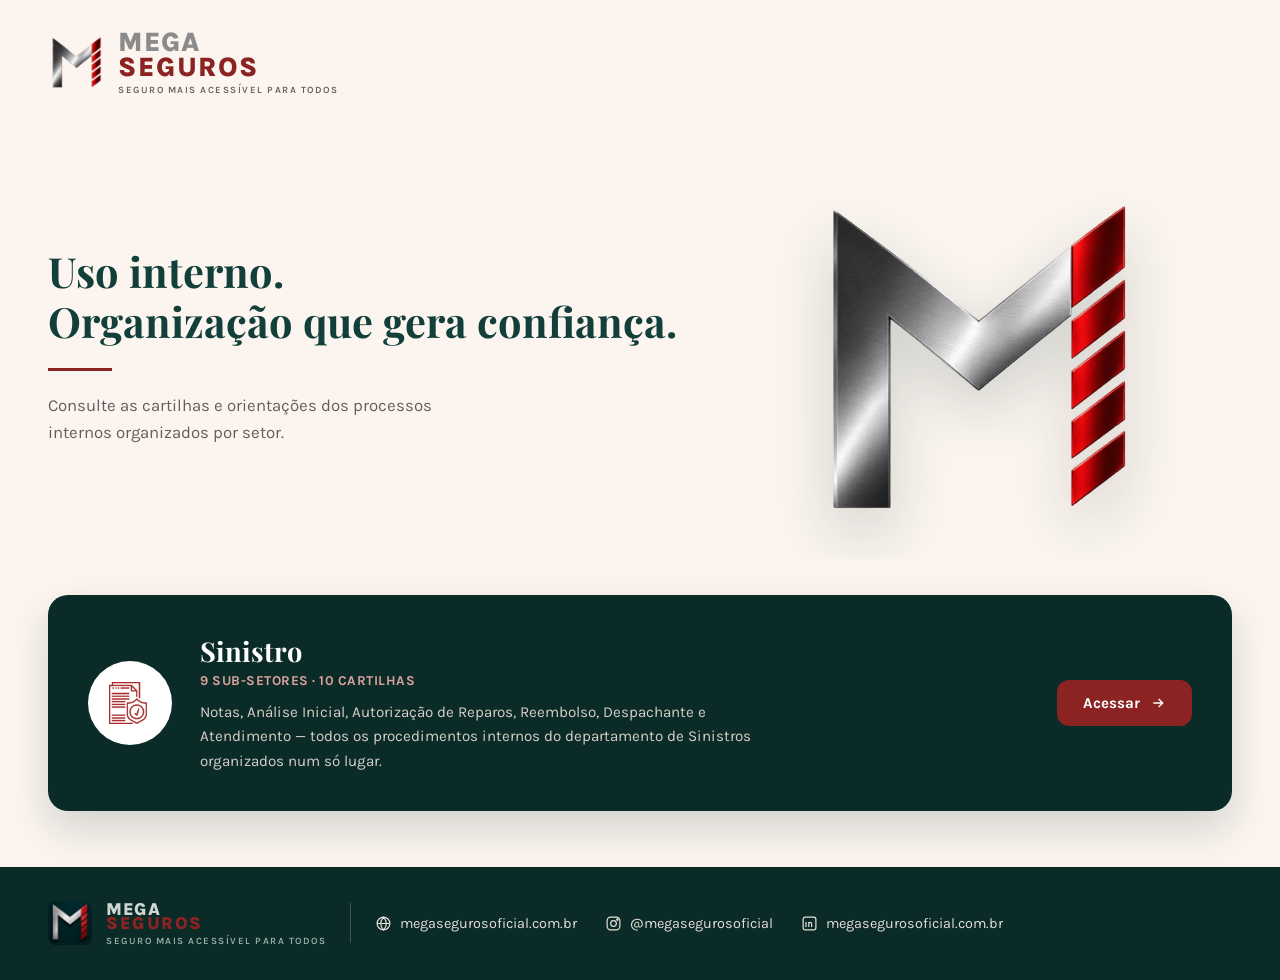
<file: index.html>
<!DOCTYPE html>
<html lang="pt-BR">
<head>
<meta charset="UTF-8">
<meta name="viewport" content="width=device-width, initial-scale=1.0">
<meta name="robots" content="noindex, nofollow">
<title>Central de Cartilhas · Mega Seguros</title>
<link rel="preconnect" href="https://fonts.googleapis.com">
<link href="https://fonts.googleapis.com/css2?family=Playfair+Display:ital,wght@0,500;0,600;0,700;1,500;1,600&family=Karla:ital,wght@0,400;0,500;0,600;0,700;0,800;1,400;1,500&family=Parisienne&display=swap" rel="stylesheet">
<link rel="stylesheet" href="css/style.css?v=29">
</head>
<body>

<header class="navbar">
  <div class="navbar-inner">
    <div class="brand-lockup">
      <img src="assets/logo-m-3d.png" alt="Mega Seguros">
      <div class="brand-text">
        <span class="b1">MEGA</span>
        <span class="b2">SEGUROS</span>
        <span class="b3">SEGURO MAIS ACESSÍVEL PARA TODOS</span>
      </div>
    </div>
  </div>
</header>

<section class="hero">
  <div class="hero-inner">
    <div>
      <h1>Uso interno.<br>Organização que gera confiança.</h1>
      <hr class="hero-rule">
      <p>Consulte as cartilhas e orientações dos processos internos organizados por setor.</p>
    </div>
    <div class="hero-art">
      <img src="assets/logo-m-3d.png" alt="Mega Seguros">
    </div>
  </div>
</section>

<main class="section">

  <a class="feature-card card-hit" href="sinistro/index.html">
    <div class="fc-badge"><img src="assets/icon-sinistros.png" alt=""></div>
    <div class="fc-text">
      <div class="fc-name">Sinistro</div>
      <div class="fc-sub">9 sub-setores · 10 cartilhas</div>
      <p class="fc-desc">Notas, Análise Inicial, Autorização de Reparos, Reembolso, Despachante e Atendimento — todos os procedimentos internos do departamento de Sinistros organizados num só lugar.</p>
    </div>
    <span class="fc-link">Acessar
      <svg viewBox="0 0 24 24"><path d="M5 12h14M13 6l6 6-6 6"/></svg>
    </span>
  </a>

</main>

<footer class="footer">
  <div class="footer-inner">
    <div class="brand-lockup">
      <img src="assets/logo-m-square.jpg" alt="Mega Seguros" style="width:44px;border-radius:8px;">
      <div class="brand-text" style="line-height:1;">
        <span class="b1" style="font-size:1.1rem;">MEGA</span>
        <span class="b2" style="font-size:1.1rem;">SEGUROS</span>
        <span class="b3">SEGURO MAIS ACESSÍVEL PARA TODOS</span>
      </div>
    </div>
    <div class="footer-divider"></div>
    <div class="footer-social">
      <a href="#" onclick="return false;">
        <svg viewBox="0 0 24 24"><circle cx="12" cy="12" r="9"/><path d="M3 12h18M12 3c2.5 2.6 4 6 4 9s-1.5 6.4-4 9c-2.5-2.6-4-6-4-9s1.5-6.4 4-9z"/></svg>
        megasegurosoficial.com.br
      </a>
      <a href="#" onclick="return false;">
        <svg viewBox="0 0 24 24"><rect x="3" y="3" width="18" height="18" rx="5"/><circle cx="12" cy="12" r="4"/><circle cx="17.5" cy="6.5" r="1"/></svg>
        @megasegurosoficial
      </a>
      <a href="#" onclick="return false;">
        <svg viewBox="0 0 24 24"><rect x="3" y="3" width="18" height="18" rx="3"/><path d="M7 10v7M7 7v.01M11 17v-4.5a2 2 0 014 0V17M11 10v7"/></svg>
        megasegurosoficial.com.br
      </a>
    </div>
  </div>
</footer>

<script src="js/script.js?v=8"></script>
</body>
</html>
</file>
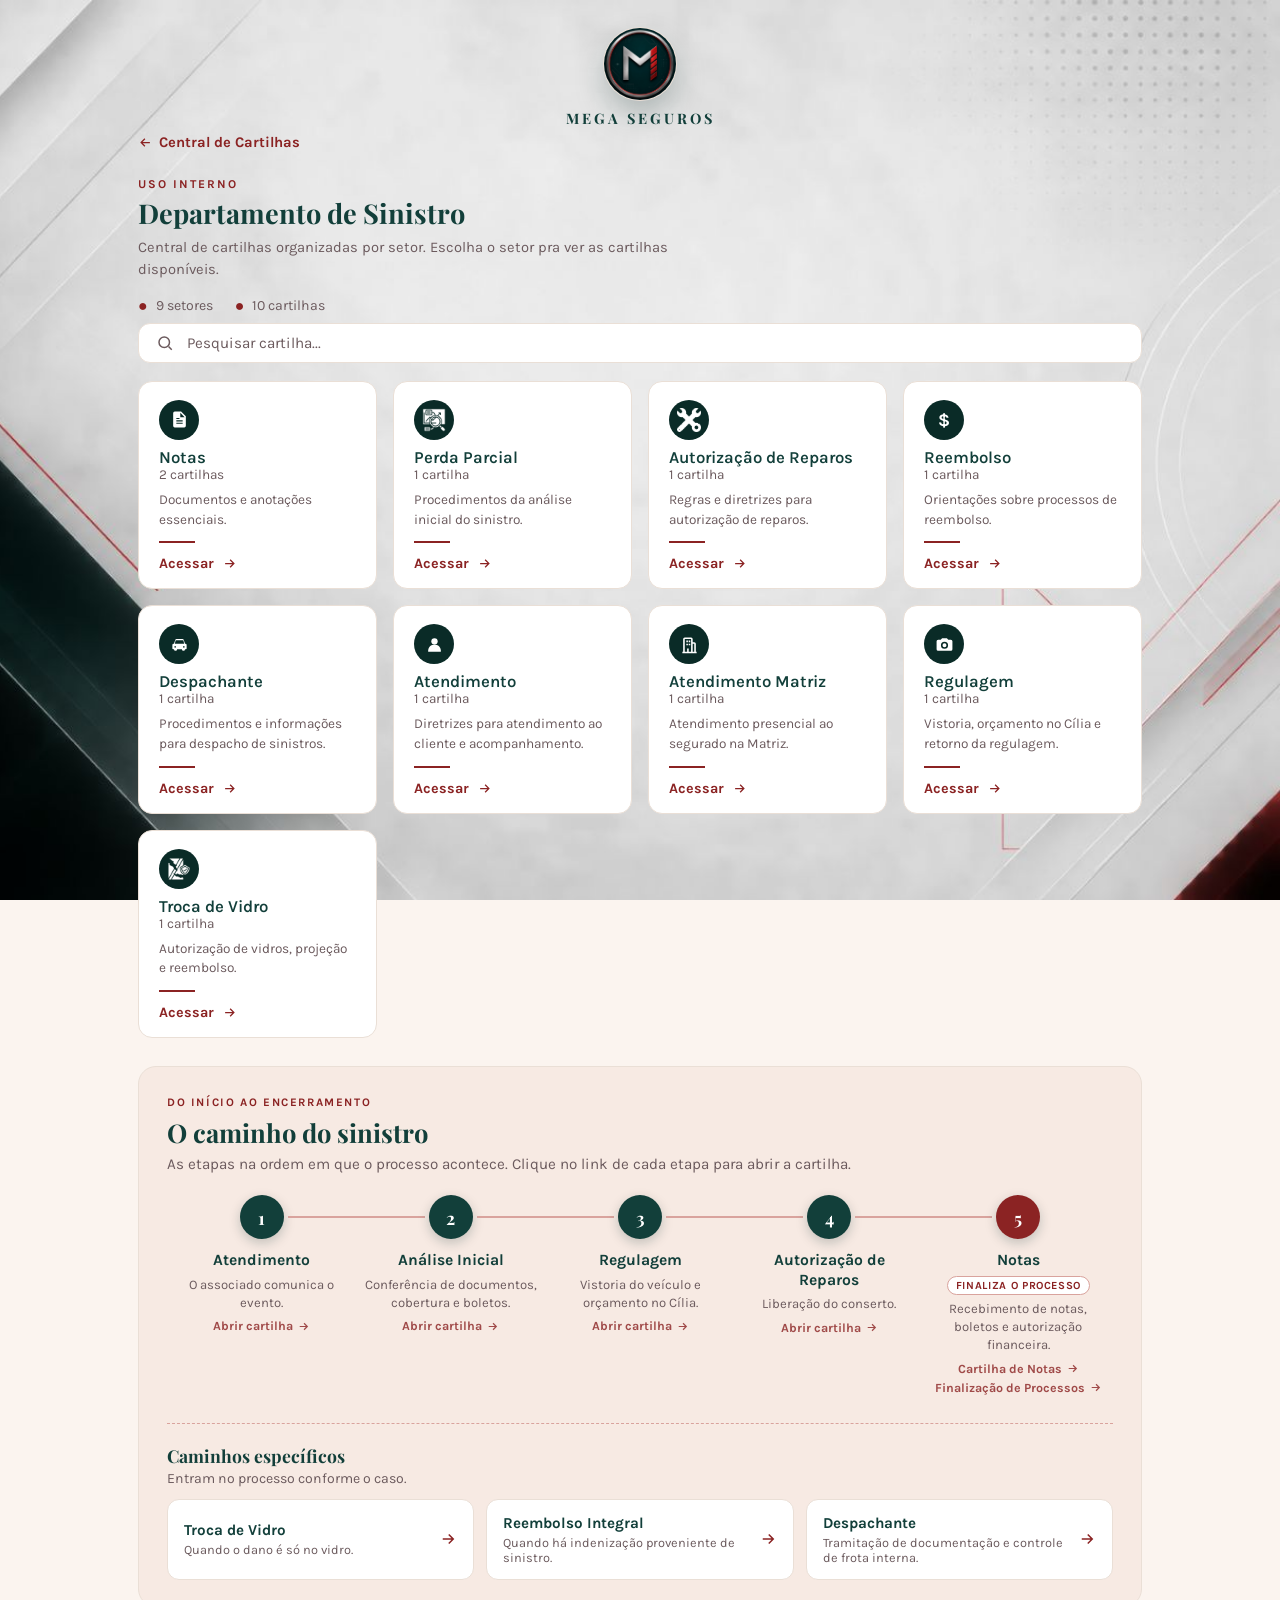
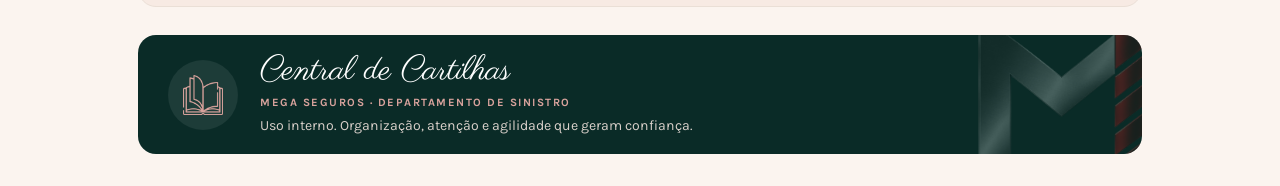
<file: sinistro/index.html>
<!DOCTYPE html>
<html lang="pt-BR">
<head>
<meta charset="UTF-8">
<meta name="viewport" content="width=device-width, initial-scale=1.0">
<meta name="robots" content="noindex, nofollow">
<title>Departamento de Sinistro · Central de Cartilhas</title>
<link rel="preconnect" href="https://fonts.googleapis.com">
<link href="https://fonts.googleapis.com/css2?family=Playfair+Display:ital,wght@0,500;0,600;0,700;1,500;1,600&family=Karla:ital,wght@0,400;0,500;0,600;0,700;0,800;1,400;1,500&family=Parisienne&display=swap" rel="stylesheet">
<link rel="stylesheet" href="../css/style.css?v=29">
</head>
<body class="sinistro-page">


<div class="page-badge-wrap">
  <div class="page-badge">
    <img src="../assets/badge-m-circular.jpg" alt="Mega Seguros">
  </div>
  <div class="brand-wordmark">MEGA SEGUROS</div>
</div>

<main class="section" style="max-width:1100px;">

  <a class="breadcrumb" href="../index.html">
    <svg width="15" height="15" viewBox="0 0 24 24" fill="none" stroke="currentColor" stroke-width="2"><path d="M19 12H5M11 6l-6 6 6 6"/></svg>
    Central de Cartilhas
  </a>

  <div class="doc-header">
    <div class="eyebrow">Uso interno</div>
    <h1>Departamento de Sinistro</h1>
    <p>Central de cartilhas organizadas por setor. Escolha o setor pra ver as cartilhas disponíveis.</p>
    <div class="meta-dots">
      <span><span class="dot">●</span>9 setores</span>
      <span><span class="dot">●</span>10 cartilhas</span>
    </div>
  </div>

  <div class="setor-search">
    <svg viewBox="0 0 24 24"><circle cx="11" cy="11" r="7"/><path d="M21 21l-4.3-4.3"/></svg>
    <input type="text" id="setorSearch" placeholder="Pesquisar cartilha..." oninput="filterSetores(this.value)">
  </div>

  <div class="setor-grid" id="setorGrid">
    <div class="setor-tile" data-setor="notas" onclick="selectSetor('notas')">
      <div class="st-badge"><svg viewBox="0 0 24 24" fill="currentColor"><path d="M6 2a2 2 0 0 0-2 2v16a2 2 0 0 0 2 2h12a2 2 0 0 0 2-2V8l-6-6H6zm7 1.5L18.5 9H13V3.5zM8 13h8v1.5H8V13zm0 3h8v1.5H8V16zm0-6h4v1.5H8V10z"/></svg></div>
      <div class="st-name">Notas</div>
      <div class="st-sub">2 cartilhas</div>
      <p class="st-desc">Documentos e anotações essenciais.</p>
      <hr class="st-rule">
      <span class="st-link">Acessar
        <svg viewBox="0 0 24 24"><path d="M5 12h14M13 6l6 6-6 6"/></svg>
      </span>
    </div>

    <a class="setor-tile" href="https://ester404.github.io/Cartilha_De_Analise/" target="_blank" rel="noopener">
      <div class="st-badge"><img src="../assets/icon-analise.png?v=2" alt="" style="width:24px;height:24px;object-fit:contain;"></div>
      <div class="st-name">Perda Parcial</div>
      <div class="st-sub">1 cartilha</div>
      <p class="st-desc">Procedimentos da análise inicial do sinistro.</p>
      <hr class="st-rule">
      <span class="st-link">Acessar
        <svg viewBox="0 0 24 24"><path d="M5 12h14M13 6l6 6-6 6"/></svg>
      </span>
    </a>

    <a class="setor-tile" href="https://ester404.github.io/Cartilha_De_Autorizacao_Reparos/" target="_blank" rel="noopener">
      <div class="st-badge"><img src="../assets/icon-reparos.png?v=2" alt="" style="width:24px;height:24px;object-fit:contain;"></div>
      <div class="st-name">Autorização de Reparos</div>
      <div class="st-sub">1 cartilha</div>
      <p class="st-desc">Regras e diretrizes para autorização de reparos.</p>
      <hr class="st-rule">
      <span class="st-link">Acessar
        <svg viewBox="0 0 24 24"><path d="M5 12h14M13 6l6 6-6 6"/></svg>
      </span>
    </a>

    <a class="setor-tile" href="https://ester404.github.io/Cartilha_De_Reembolso/" target="_blank" rel="noopener">
      <div class="st-badge st-badge-text">$</div>
      <div class="st-name">Reembolso</div>
      <div class="st-sub">1 cartilha</div>
      <p class="st-desc">Orientações sobre processos de reembolso.</p>
      <hr class="st-rule">
      <span class="st-link">Acessar
        <svg viewBox="0 0 24 24"><path d="M5 12h14M13 6l6 6-6 6"/></svg>
      </span>
    </a>

    <a class="setor-tile" href="https://ester404.github.io/Cartilha_De_Despachante/" target="_blank" rel="noopener">
      <div class="st-badge"><svg viewBox="0 0 24 24" fill="currentColor"><path d="M5 11l1.5-4.5A2 2 0 018.4 5h7.2a2 2 0 011.9 1.5L19 11h.5A1.5 1.5 0 0121 12.5V17a1 1 0 01-1 1h-1a2 2 0 01-4 0H9a2 2 0 01-4 0H4a1 1 0 01-1-1v-4.5A1.5 1.5 0 014.5 11H5zm2.1-4l-1 4h11.8l-1-4a.5.5 0 00-.48-.35H7.58a.5.5 0 00-.48.35zM6.5 14a1 1 0 100 2 1 1 0 000-2zm11 0a1 1 0 100 2 1 1 0 000-2z"/></svg></div>
      <div class="st-name">Despachante</div>
      <div class="st-sub">1 cartilha</div>
      <p class="st-desc">Procedimentos e informações para despacho de sinistros.</p>
      <hr class="st-rule">
      <span class="st-link">Acessar
        <svg viewBox="0 0 24 24"><path d="M5 12h14M13 6l6 6-6 6"/></svg>
      </span>
    </a>

    <a class="setor-tile" href="https://ester404.github.io/Cartilha_De_Atendimento_Sinistro/" target="_blank" rel="noopener">
      <div class="st-badge"><svg viewBox="0 0 24 24" fill="currentColor"><circle cx="12" cy="8" r="4"/><path d="M4 20c0-4.4 3.6-8 8-8s8 3.6 8 8v1H4v-1z"/></svg></div>
      <div class="st-name">Atendimento</div>
      <div class="st-sub">1 cartilha</div>
      <p class="st-desc">Diretrizes para atendimento ao cliente e acompanhamento.</p>
      <hr class="st-rule">
      <span class="st-link">Acessar
        <svg viewBox="0 0 24 24"><path d="M5 12h14M13 6l6 6-6 6"/></svg>
      </span>
    </a>

    <a class="setor-tile" href="https://ester404.github.io/Matriz/" target="_blank" rel="noopener">
      <div class="st-badge"><svg viewBox="0 0 24 24" fill="currentColor"><path d="M4 21V5a2 2 0 012-2h8a2 2 0 012 2v4h2a2 2 0 012 2v10h1v2H3v-2h1zm2 0h3v-4h2v4h3V5H6v16zm10 0h2V11h-2v10zM8 7h2v2H8V7zm0 4h2v2H8v-2zm4-4h0v2h0V7zm-1 0h2v2h-2V7zm0 4h2v2h-2v-2z"/></svg></div>
      <div class="st-name">Atendimento Matriz</div>
      <div class="st-sub">1 cartilha</div>
      <p class="st-desc">Atendimento presencial ao segurado na Matriz.</p>
      <hr class="st-rule">
      <span class="st-link">Acessar
        <svg viewBox="0 0 24 24"><path d="M5 12h14M13 6l6 6-6 6"/></svg>
      </span>
    </a>

    <a class="setor-tile" href="https://ester404.github.io/Regulagem/" target="_blank" rel="noopener">
      <div class="st-badge"><svg viewBox="0 0 24 24" fill="currentColor"><path d="M9 4l-1.8 2H4a2 2 0 00-2 2v10a2 2 0 002 2h16a2 2 0 002-2V8a2 2 0 00-2-2h-3.2L15 4H9zm3 4.5a4.5 4.5 0 110 9 4.5 4.5 0 010-9zm0 2a2.5 2.5 0 100 5 2.5 2.5 0 000-5z"/></svg></div>
      <div class="st-name">Regulagem</div>
      <div class="st-sub">1 cartilha</div>
      <p class="st-desc">Vistoria, orçamento no Cília e retorno da regulagem.</p>
      <hr class="st-rule">
      <span class="st-link">Acessar
        <svg viewBox="0 0 24 24"><path d="M5 12h14M13 6l6 6-6 6"/></svg>
      </span>
    </a>

    <a class="setor-tile" href="https://ester404.github.io/Cartilha_De_Vidro/" target="_blank" rel="noopener">
      <div class="st-badge"><img src="../assets/icon-vidro.png?v=2" alt="" style="width:24px;height:24px;object-fit:contain;"></div>
      <div class="st-name">Troca de Vidro</div>
      <div class="st-sub">1 cartilha</div>
      <p class="st-desc">Autorização de vidros, projeção e reembolso.</p>
      <hr class="st-rule">
      <span class="st-link">Acessar
        <svg viewBox="0 0 24 24"><path d="M5 12h14M13 6l6 6-6 6"/></svg>
      </span>
    </a>
  </div>

  <div class="setor-panel" id="panel-notas">
    <h4>Notas</h4>
    <div class="link-cards">
      <a class="link-card" href="https://ester404.github.io/Cartilha_De_Notas/" target="_blank" rel="noopener">
        <div class="lc-text"><strong>Cartilha de Notas</strong><span>Autorizações, pagamentos e planilhas</span></div>
        <svg viewBox="0 0 24 24"><path d="M5 12h14M13 6l6 6-6 6"/></svg>
      </a>
      <a class="link-card" href="https://ester404.github.io/Cartilha_Passo_a_Passo/" target="_blank" rel="noopener">
        <div class="lc-text"><strong>Finalização de Processos</strong><span>Fluxo geral e casos específicos</span></div>
        <svg viewBox="0 0 24 24"><path d="M5 12h14M13 6l6 6-6 6"/></svg>
      </a>
    </div>
  </div>

  <section class="fluxo" aria-label="Caminho do sinistro">
    <div class="fluxo-head">
      <div class="fluxo-eyebrow">Do início ao encerramento</div>
      <h2>O caminho do sinistro</h2>
      <p>As etapas na ordem em que o processo acontece. Clique no link de cada etapa para abrir a cartilha.</p>
    </div>

    <div class="fluxo-track">
      <div class="fluxo-step">
        <span class="fs-num">1</span>
        <span class="fs-body">
          <span class="fs-name">Atendimento</span>
          <span class="fs-desc">O associado comunica o evento.</span>
          <span class="fs-links"><a class="fs-link" href="https://ester404.github.io/Cartilha_De_Atendimento_Sinistro/" target="_blank" rel="noopener">Abrir cartilha <svg viewBox="0 0 24 24"><path d="M5 12h14M13 6l6 6-6 6"/></svg></a></span>
        </span>
      </div>
      <div class="fluxo-step">
        <span class="fs-num">2</span>
        <span class="fs-body">
          <span class="fs-name">Análise Inicial</span>
          <span class="fs-desc">Conferência de documentos, cobertura e boletos.</span>
          <span class="fs-links"><a class="fs-link" href="https://ester404.github.io/Cartilha_De_Analise/" target="_blank" rel="noopener">Abrir cartilha <svg viewBox="0 0 24 24"><path d="M5 12h14M13 6l6 6-6 6"/></svg></a></span>
        </span>
      </div>
      <div class="fluxo-step">
        <span class="fs-num">3</span>
        <span class="fs-body">
          <span class="fs-name">Regulagem</span>
          <span class="fs-desc">Vistoria do veículo e orçamento no Cília.</span>
          <span class="fs-links"><a class="fs-link" href="https://ester404.github.io/Regulagem/" target="_blank" rel="noopener">Abrir cartilha <svg viewBox="0 0 24 24"><path d="M5 12h14M13 6l6 6-6 6"/></svg></a></span>
        </span>
      </div>
      <div class="fluxo-step">
        <span class="fs-num">4</span>
        <span class="fs-body">
          <span class="fs-name">Autorização de Reparos</span>
          <span class="fs-desc">Liberação do conserto.</span>
          <span class="fs-links"><a class="fs-link" href="https://ester404.github.io/Cartilha_De_Autorizacao_Reparos/" target="_blank" rel="noopener">Abrir cartilha <svg viewBox="0 0 24 24"><path d="M5 12h14M13 6l6 6-6 6"/></svg></a></span>
        </span>
      </div>
      <div class="fluxo-step">
        <span class="fs-num">5</span>
        <span class="fs-body">
          <span class="fs-name">Notas</span><span class="fs-tag">Finaliza o processo</span>
          <span class="fs-desc">Recebimento de notas, boletos e autorização financeira.</span>
          <span class="fs-links"><a class="fs-link" href="https://ester404.github.io/Cartilha_De_Notas/" target="_blank" rel="noopener">Cartilha de Notas <svg viewBox="0 0 24 24"><path d="M5 12h14M13 6l6 6-6 6"/></svg></a><a class="fs-link" href="https://ester404.github.io/Cartilha_Passo_a_Passo/" target="_blank" rel="noopener">Finalização de Processos <svg viewBox="0 0 24 24"><path d="M5 12h14M13 6l6 6-6 6"/></svg></a></span>
        </span>
      </div>
    </div>

    <div class="fluxo-branches-head">
      <h3>Caminhos específicos</h3>
      <p>Entram no processo conforme o caso.</p>
    </div>
    <div class="fluxo-branches">
      <a class="fluxo-branch" href="https://ester404.github.io/Cartilha_De_Vidro/" target="_blank" rel="noopener">
        <span class="fb-text"><strong>Troca de Vidro</strong><span>Quando o dano é só no vidro.</span></span>
        <svg viewBox="0 0 24 24"><path d="M5 12h14M13 6l6 6-6 6"/></svg>
      </a>
      <a class="fluxo-branch" href="https://ester404.github.io/Cartilha_De_Reembolso/" target="_blank" rel="noopener">
        <span class="fb-text"><strong>Reembolso Integral</strong><span>Quando há indenização proveniente de sinistro.</span></span>
        <svg viewBox="0 0 24 24"><path d="M5 12h14M13 6l6 6-6 6"/></svg>
      </a>
      <a class="fluxo-branch" href="https://ester404.github.io/Cartilha_De_Despachante/" target="_blank" rel="noopener">
        <span class="fb-text"><strong>Despachante</strong><span>Tramitação de documentação e controle de frota interna.</span></span>
        <svg viewBox="0 0 24 24"><path d="M5 12h14M13 6l6 6-6 6"/></svg>
      </a>
    </div>
  </section>

  <div class="central-banner-dark">
    <img class="cbd-watermark" src="../assets/logo-m-3d.png" alt="">
    <div class="cb-icon">
      <img src="../assets/icon-book.png" alt="" class="cb-icon-img">
    </div>
    <div class="cbd-text">
      <div class="cursive">Central de Cartilhas</div>
      <span class="cbd-tag">MEGA SEGUROS · DEPARTAMENTO DE SINISTRO</span>
      <p>Uso interno. Organização, atenção e agilidade que geram confiança.</p>
    </div>
  </div>

</main>

<script src="../js/script.js?v=11"></script>
</body>
</html>
</file>
<file: css/style.css>
/* =========================================================
   CENTRAL DE CARTILHAS — MEGA SEGUROS
   Sistema visual v2 (navbar + hero + cards + rodapé)
   ========================================================= */

:root{
  --wine:#123F3A;
  --wine-dark:#0A2B27;
  --wine-soft:#1F5850;
  --tan:#8B2323;
  --tan-light:#D9A39D;
  --cream:#FBF4EF;
  --cream-row:#F7EAE3;
  --cream-card:#FFFFFF;
  --text:#3A2B2E;
  --gray:#6B5A5D;
  --border:#EADFD6;
  --muted:#A99490;
  --muted-bg:#F4EBE6;
  --sidebar-w:300px;
  --maxw:1280px;
}

*{box-sizing:border-box;}
html{scroll-behavior:smooth;height:100%;}
body{
  margin:0;
  min-height:100vh;
  display:flex;
  flex-direction:column;
  background:var(--cream);
  color:var(--text);
  font-family:'Karla',sans-serif;
  -webkit-font-smoothing:antialiased;
  opacity:0;
}
body>.navbar, body>.hero, body>main, body>.footer{width:100%;flex-shrink:0;}
body.fonts-loaded{opacity:1;transition:opacity .25s ease;}
body.sinistro-page{
  background-image:url('../assets/bg-textura-sinistro.jpg');
  background-size:cover;
  background-position:top right;
  background-repeat:no-repeat;
  background-attachment:fixed;
}

a{color:inherit;text-decoration:none;}
img{max-width:100%;display:block;}
h1,h2,h3,h4{font-family:'Playfair Display',serif;margin:0;color:var(--wine);}

.wrap{max-width:var(--maxw);margin:0 auto;padding:0 48px;}

/* =========================== NAVBAR =========================== */
.navbar{
  position:relative;
  z-index:20;
  background:var(--cream);
}
.navbar-inner{
  max-width:var(--maxw);
  margin:0 auto;
  padding:28px 48px 20px;
  display:flex;
  align-items:center;
  justify-content:space-between;
  gap:24px;
}
.brand-lockup{
  display:flex;
  align-items:center;
  gap:14px;
}
.brand-lockup img{width:56px;height:auto;}
.brand-text{line-height:1.05;}
.brand-text .b1{
  font-family:'Karla',sans-serif;
  font-weight:800;
  font-size:1.7rem;
  color:#8b8b8b;
  letter-spacing:.5px;
}
.brand-text .b2{
  font-family:'Karla',sans-serif;
  font-weight:800;
  font-size:1.7rem;
  color:var(--tan);
  letter-spacing:1.5px;
  display:block;
  margin-top:-4px;
}
.brand-text .b3{
  font-family:'Karla',sans-serif;
  font-weight:600;
  font-size:.6rem;
  color:var(--gray);
  letter-spacing:1.5px;
  display:block;
  margin-top:4px;
}
.navlinks{
  display:flex;
  align-items:center;
  gap:40px;
}
.navlinks a{
  font-family:'Karla',sans-serif;
  font-weight:600;
  font-size:.95rem;
  color:var(--gray);
  padding-bottom:6px;
  border-bottom:2px solid transparent;
  transition:color .15s ease, border-color .15s ease;
}
.navlinks a:hover{color:var(--wine);}
.navlinks a.active{
  color:var(--tan);
  border-bottom-color:var(--tan);
}
.nav-hamburger{
  display:none;
  background:none;
  border:none;
  cursor:pointer;
  padding:6px;
}
.nav-hamburger span{
  display:block;
  width:24px;height:2px;
  background:var(--wine);
  margin:5px 0;
}

/* =========================== HERO =========================== */
.hero{
  position:relative;
  overflow:hidden;
}
.hero-inner{
  max-width:var(--maxw);
  margin:0 auto;
  padding:70px 48px 40px;
  display:grid;
  grid-template-columns:1.1fr .9fr;
  gap:40px;
  align-items:center;
  position:relative;
}
.hero-eyebrow{
  font-size:.75rem;
  font-weight:700;
  letter-spacing:2px;
  color:var(--tan);
  text-transform:uppercase;
}
.hero h1{
  font-size:2.6rem;
  font-weight:700;
  line-height:1.2;
  margin-top:6px;
}
.hero-rule{
  width:64px;height:3px;
  background:var(--tan);
  margin:22px 0;
  border:none;
}
.hero p{
  font-size:1.05rem;
  color:var(--gray);
  line-height:1.6;
  max-width:440px;
}
.hero-art{
  display:flex;
  justify-content:center;
  align-items:center;
}
.hero-art img{
  width:100%;
  max-width:340px;
  filter:drop-shadow(0 24px 30px rgba(10,43,39,.18));
}



/* =========================== DEPT GRID =========================== */
.section{
  max-width:var(--maxw);
  margin:0 auto;
  padding:0 48px;
  position:relative;
  z-index:2;
}
.dept-grid{
  display:grid;
  grid-template-columns:repeat(auto-fill,minmax(230px,1fr));
  gap:24px;
  margin:36px 0;
}
.feature-card{
  display:flex;
  align-items:center;
  gap:28px;
  background:var(--wine-dark);
  border-radius:20px;
  padding:38px 40px;
  margin:36px 0 56px;
  text-decoration:none;
  transition:transform .18s ease, box-shadow .18s ease;
  box-shadow:0 18px 40px rgba(10,43,39,.16);
}
.feature-card:hover{
  transform:translateY(-3px);
  box-shadow:0 22px 48px rgba(10,43,39,.22);
}
.fc-badge{
  flex-shrink:0;
  width:84px;height:84px;
  border-radius:50%;
  background:#fff;
  display:flex;align-items:center;justify-content:center;
}
.fc-badge img{width:42px;height:42px;object-fit:contain;}
.fc-text{flex:1;min-width:0;}
.fc-name{
  font-family:'Playfair Display',serif;
  font-weight:700;
  font-size:1.7rem;
  color:#fff;
}
.fc-sub{
  font-size:.85rem;
  font-weight:700;
  letter-spacing:.5px;
  color:var(--tan-light);
  margin-top:4px;
  text-transform:uppercase;
}
.fc-desc{
  color:#d9d0ca;
  font-size:.95rem;
  line-height:1.6;
  margin:12px 0 0;
  max-width:560px;
}
.fc-link{
  flex-shrink:0;
  display:flex;
  align-items:center;
  gap:10px;
  background:var(--tan);
  color:#fff;
  font-weight:700;
  font-size:.95rem;
  padding:14px 26px;
  border-radius:12px;
  white-space:nowrap;
  transition:background .15s ease;
}
.feature-card:hover .fc-link{background:#a52b2b;}
.fc-link svg{width:16px;height:16px;stroke:#fff;fill:none;stroke-width:2;}
@media (max-width:720px){
  .feature-card{flex-direction:column;align-items:flex-start;text-align:left;padding:30px 26px;}
  .fc-link{width:100%;justify-content:center;}
}
.dept-tile, .setor-tile{
  background:var(--cream-card);
  border:1px solid var(--border);
  border-radius:14px;
  padding:18px 20px 16px;
  display:flex;
  flex-direction:column;
  gap:8px;
  transition:transform .15s ease, box-shadow .15s ease;
}
.dept-tile.active{
  background:var(--wine-dark);
  border-color:var(--wine-dark);
  color:#fff;
}
.dept-tile.active .dt-badge{
  background:#fff;
  color:var(--wine-dark);
}
.dept-tile.active .dt-name{color:#fff;}
.dept-tile.active .dt-sub{color:var(--tan-light);}
.dept-tile.active .dt-rule{background:var(--tan);}
.dept-tile.active .dt-link{color:#fff;}
.dept-tile.active .dt-link svg{stroke:#fff;}

.dept-tile.disabled{
  cursor:default;
}
.dept-tile.disabled .dt-badge{
  background:var(--muted-bg);
  color:var(--muted);
}
.dept-tile.disabled .dt-name{color:var(--muted);}
.dept-tile.disabled .dt-sub{color:var(--muted);}
.dept-tile.disabled .dt-link{color:var(--muted);cursor:default;}
.dept-tile.disabled .dt-link svg{stroke:var(--muted);}

.dept-tile:not(.disabled), .setor-tile{cursor:pointer;}
.dept-tile a.card-hit, .setor-tile{text-decoration:none;}
.dept-tile:not(.disabled):hover, .setor-tile:hover{
  transform:translateY(-3px);
  box-shadow:0 14px 30px rgba(18,63,58,.12);
}

.dt-badge, .st-badge{
  width:40px;height:40px;
  border-radius:50%;
  display:flex;align-items:center;justify-content:center;
  font-family:'Playfair Display',serif;
  font-weight:700;
  font-size:1rem;
  background:var(--wine-dark);
  color:#fff;
}
.st-badge svg{width:19px;height:19px;fill:#fff;}
.st-badge.st-badge-text{font-family:'Karla',sans-serif;font-size:1.1rem;}
.dt-badge img{width:22px;height:22px;object-fit:contain;}
.st-badge.st-badge-img{overflow:hidden;padding:0;}
.st-badge.st-badge-img img{width:100%;height:100%;object-fit:cover;border-radius:50%;}
.st-desc{
  font-size:.85rem;
  color:var(--gray);
  line-height:1.45;
  margin:0 0 2px;
  display:-webkit-box;
  -webkit-line-clamp:2;
  -webkit-box-orient:vertical;
  overflow:hidden;
}
.dt-name, .st-name{
  font-size:1.05rem;
  font-weight:600;
  color:var(--wine);
}
.dt-sub, .st-sub{
  font-size:.85rem;
  color:var(--gray);
  margin-top:-8px;
}
.dt-rule, .st-rule{
  width:36px;height:2px;
  background:var(--tan);
  border:none;
  margin:2px 0 4px;
}
.dt-link, .st-link{
  display:flex;
  align-items:center;
  gap:8px;
  font-weight:700;
  font-size:.9rem;
  color:var(--tan);
  margin-top:auto;
}
.dt-link svg, .st-link svg{
  width:15px;height:15px;
  stroke:var(--tan);
  fill:none;
  stroke-width:2;
  transition:transform .15s ease;
}
.st-mini-links{
  display:flex;
  flex-direction:column;
  gap:6px;
  margin-top:auto;
}
.st-mini-links a{
  display:flex;
  align-items:center;
  justify-content:space-between;
  gap:8px;
  font-weight:700;
  font-size:.85rem;
  color:var(--tan);
  background:var(--cream-row);
  border-radius:8px;
  padding:8px 10px;
  transition:background .15s ease;
}
.st-mini-links a:hover{background:var(--border);}
.st-mini-links a svg{
  width:13px;height:13px;
  stroke:var(--tan);
  fill:none;
  stroke-width:2;
  flex-shrink:0;
}
.setor-tile-multi{cursor:default;}
.dept-tile:not(.disabled):hover .dt-link svg,
.setor-tile:hover .st-link svg{transform:translateX(4px);}

.setor-tile{align-items:flex-start;}
.setor-tile.active-tile{
  border-color:var(--wine);
  box-shadow:0 10px 24px rgba(18,63,58,.14);
}

/* =========================== CENTRAL BANNER (light) =========================== */
.central-banner{
  display:flex;
  align-items:center;
  gap:26px;
  background:var(--cream-card);
  border:1px solid var(--border);
  border-radius:16px;
  padding:24px 30px;
  margin:8px 0 56px;
}
.cb-icon{
  width:70px;height:70px;
  border-radius:50%;
  background:var(--wine-dark);
  display:flex;align-items:center;justify-content:center;
  flex-shrink:0;
}
.cb-icon svg{width:24px;height:24px;stroke:var(--tan-light);fill:none;stroke-width:1.6;}
.cb-icon-img{width:40px;height:40px;object-fit:contain;}
.cb-text{flex:1;min-width:200px;}
.cb-text h3{font-size:1.15rem;font-weight:700;}
.cb-text p{margin:4px 0 0;color:var(--gray);font-size:.92rem;}
.cb-divider{
  width:1px;
  align-self:stretch;
  background:var(--border);
}
.cb-action{
  display:flex;
  align-items:center;
  gap:8px;
  font-weight:700;
  color:var(--tan);
  white-space:nowrap;
  flex-shrink:0;
}
.cb-action svg{width:15px;height:15px;stroke:var(--tan);fill:none;stroke-width:2;}

/* =========================== FOOTER =========================== */
.footer{
  position:relative;
  background:var(--wine-dark);
  color:#fff;
  overflow:hidden;
  margin-top:auto;
}
.footer-inner{
  max-width:var(--maxw);
  margin:0 auto;
  padding:34px 48px;
  display:flex;
  align-items:center;
  gap:24px;
  flex-wrap:wrap;
  position:relative;
  z-index:2;
}
.footer .brand-lockup .brand-text .b1{color:#cfd6d4;}
.footer .brand-lockup .brand-text .b3{color:#9fb0ac;}
.footer-divider{
  width:1px;height:40px;
  background:rgba(255,255,255,.2);
}
.footer-social{
  display:flex;
  gap:28px;
  flex-wrap:wrap;
  font-size:.9rem;
  color:#e7ded8;
}
.footer-social a{
  display:flex;align-items:center;gap:8px;
  transition:color .15s ease;
}
.footer-social a:hover{color:var(--tan-light);}
.footer-social svg{width:17px;height:17px;stroke:currentColor;fill:none;stroke-width:1.7;}


/* =========================== SINISTRO PAGE HEADER =========================== */
.page-badge-wrap{
  text-align:center;
  padding:28px 24px 6px;
  position:relative;
}
.page-badge{
  width:72px;height:72px;
  margin:0 auto;
  border-radius:50%;
  overflow:hidden;
  box-shadow:0 0 0 1px var(--border), 0 14px 30px rgba(10,43,39,.25);
}
.page-badge img{
  width:100%;height:100%;
  object-fit:cover;
}
.page-badge-wrap .brand-wordmark{
  margin-top:8px;
  font-family:'Playfair Display',serif;
  font-weight:700;
  letter-spacing:3px;
  font-size:.9rem;
  color:var(--wine);
}

.breadcrumb{
  display:inline-flex;
  align-items:center;
  gap:6px;
  color:var(--tan);
  font-weight:700;
  font-size:.92rem;
  margin-bottom:26px;
}

.doc-header{position:relative;z-index:1;}
.eyebrow{
  font-size:.75rem;
  font-weight:700;
  letter-spacing:2px;
  color:var(--tan);
  text-transform:uppercase;
}
.doc-header h1{
  font-size:1.7rem;
  margin-top:4px;
}
.doc-header p{
  color:var(--gray);
  max-width:560px;
  line-height:1.5;
  margin-top:6px;
  font-size:.92rem;
}
.meta-dots{
  display:flex;
  gap:22px;
  margin-top:10px;
  font-size:.88rem;
  color:var(--gray);
}
.meta-dots span{display:flex;align-items:center;gap:8px;}
.meta-dots .dot{color:var(--tan);font-size:1rem;}

/* =========================== SETOR GRID / PANEL =========================== */
.setor-search{
  position:relative;
  margin:8px 0 0;
}
.setor-search svg{
  position:absolute;
  left:18px;top:50%;
  transform:translateY(-50%);
  width:18px;height:18px;
  stroke:var(--gray);
  fill:none;
  stroke-width:2;
  pointer-events:none;
}
.setor-search input{
  width:100%;
  padding:10px 18px 10px 48px;
  border-radius:12px;
  border:1px solid var(--border);
  background:var(--cream-card);
  font-family:'Karla',sans-serif;
  font-size:.95rem;
  color:var(--text);
}
.setor-search input:focus{
  outline:none;
  border-color:var(--tan);
}
.setor-search input::placeholder{color:var(--gray);}
.setor-tile.st-hidden{display:none;}

.setor-grid{
  display:grid;
  grid-template-columns:repeat(auto-fill,minmax(220px,1fr));
  gap:16px;
  margin:18px 0 28px;
  position:relative;
  z-index:1;
}

.setor-panel{
  display:none;
  background:var(--cream-row);
  border:1px solid var(--border);
  border-radius:16px;
  padding:26px 28px;
  margin:0 0 26px;
}
.setor-panel.open{display:block;animation:fadeIn .2s ease;}
@keyframes fadeIn{from{opacity:0;transform:translateY(-6px);}to{opacity:1;transform:translateY(0);}}
.setor-panel h4{
  font-size:1.05rem;
  margin-bottom:14px;
  color:var(--wine);
}
.link-cards{
  display:grid;
  grid-template-columns:repeat(auto-fill,minmax(240px,1fr));
  gap:14px;
}
.link-card{
  display:flex;
  align-items:center;
  justify-content:space-between;
  gap:12px;
  background:var(--cream-card);
  border:1px solid var(--border);
  border-radius:12px;
  padding:16px 18px;
  transition:border-color .15s ease, transform .15s ease;
}
.link-card:hover{border-color:var(--tan);transform:translateX(3px);}
.link-card .lc-text strong{
  display:block;
  font-size:.98rem;
  color:var(--wine);
  font-weight:700;
}
.link-card .lc-text span{
  display:block;
  font-size:.8rem;
  color:var(--gray);
  margin-top:2px;
}
.link-card svg{width:15px;height:15px;stroke:var(--tan);fill:none;stroke-width:2;flex-shrink:0;}

/* =========================== CURSIVE CLOSING BANNER =========================== */
.central-banner-dark{
  position:relative;
  overflow:hidden;
  background:var(--wine-dark);
  color:#fff;
  border-radius:18px;
  padding:20px 30px;
  display:flex;
  align-items:center;
  gap:22px;
  margin:10px 0 32px;
  z-index:1;
}
.central-banner-dark .cb-icon{background:rgba(255,255,255,.08);}
.central-banner-dark .cb-icon svg{stroke:var(--tan-light);}
.cbd-watermark{
  position:absolute;
  right:-15px;top:50%;
  transform:translateY(-50%);
  width:195px;
  opacity:.25;
  z-index:0;
  pointer-events:none;
}
.cb-icon, .cbd-text{position:relative;z-index:1;}
.cbd-text .cursive{
  font-family:'Parisienne',cursive;
  font-size:2.1rem;
  line-height:1;
  color:#fff;
}
.cbd-text .cbd-tag{
  display:block;
  font-size:.7rem;
  font-weight:700;
  letter-spacing:1.5px;
  color:var(--tan-light);
  margin-top:8px;
}
.cbd-text p{
  margin:8px 0 0;
  color:#d9d0ca;
  font-size:.88rem;
}


/* =========================== RESPONSIVE =========================== */
@media (max-width:900px){
  .wrap,.navbar-inner,.hero-inner,.section,.footer-inner{padding-left:24px;padding-right:24px;}
  .navlinks{
    position:absolute;
    top:100%;left:0;right:0;
    background:var(--cream);
    flex-direction:column;
    align-items:flex-start;
    gap:0;
    border-bottom:1px solid var(--border);
    display:none;
  }
  .navlinks.open{display:flex;}
  .navlinks a{width:100%;padding:14px 24px;border-bottom:1px solid var(--border);}
  .nav-hamburger{display:block;}
  .hero-inner{grid-template-columns:1fr;text-align:left;}
  .hero-art{order:-1;max-width:220px;margin:0 auto;}
  .hero h1{font-size:2rem;}
  .central-banner,.central-banner-dark{flex-wrap:wrap;}
  .cb-divider{display:none;}
  .footer-inner{flex-direction:column;align-items:flex-start;gap:16px;}
  .footer-divider{display:none;}
  .footer-social{gap:14px 22px;}
}

/* =========================== FLUXO DO SINISTRO =========================== */
.fluxo{
  background:var(--cream-row);
  border:1px solid var(--border);
  border-radius:18px;
  padding:28px 28px 26px;
  margin:4px 0 28px;
  position:relative;
  z-index:1;
}
.fluxo-head{margin-bottom:22px;}
.fluxo-eyebrow{
  font-size:.72rem;font-weight:700;letter-spacing:.14em;text-transform:uppercase;
  color:var(--tan);margin-bottom:6px;
}
.fluxo-head h2{
  font-family:'Playfair Display',serif;font-size:1.6rem;color:var(--wine);margin:0 0 6px;
}
.fluxo-head p{margin:0;color:var(--gray);font-size:.95rem;}

.fluxo-track{display:flex;align-items:stretch;}
.fluxo-step{
  flex:1 1 0;
  display:flex;flex-direction:column;align-items:center;text-align:center;
  position:relative;
  padding:0 8px;
  color:var(--text);
}
/* linha que liga um passo ao próximo */
.fluxo-step:not(:last-child)::after{
  content:"";
  position:absolute;
  top:21px;left:calc(50% + 26px);
  width:calc(100% - 52px);
  height:2px;
  background:var(--tan-light);
}
.fs-num{
  width:44px;height:44px;border-radius:50%;
  display:flex;align-items:center;justify-content:center;
  background:var(--wine);color:#fff;
  font-family:'Playfair Display',serif;font-weight:700;font-size:1.1rem;
  box-shadow:0 4px 12px rgba(10,43,39,.22);
  transition:background .18s ease, transform .18s ease;
  flex-shrink:0;
}
.fluxo-step:last-child .fs-num{background:var(--tan);}
.fs-body{display:flex;flex-direction:column;align-items:center;gap:5px;margin-top:12px;}
.fs-name{font-weight:700;color:var(--wine);font-size:.98rem;line-height:1.25;}
.fs-tag{
  font-size:.68rem;font-weight:700;letter-spacing:.06em;text-transform:uppercase;
  color:var(--tan);background:#fff;border:1px solid var(--tan-light);
  border-radius:999px;padding:2px 8px;
}
.fs-desc{font-size:.82rem;color:var(--gray);line-height:1.4;}
.fs-link{
  display:inline-flex;align-items:center;gap:4px;
  font-size:.78rem;font-weight:700;color:var(--tan);margin-top:2px;
  opacity:.8;transition:opacity .18s ease;
}
.fs-link svg{width:13px;height:13px;stroke:currentColor;fill:none;stroke-width:2.2;}
.fs-links{display:flex;flex-direction:column;align-items:center;gap:3px;}
.fs-link:hover{opacity:1;text-decoration:underline;}
.fluxo-step:hover .fs-num{transform:scale(1.08);}

.fluxo-branches-head{
  margin:28px 0 12px;padding-top:20px;border-top:1px dashed var(--tan-light);
}
.fluxo-branches-head h3{
  font-family:'Playfair Display',serif;font-size:1.1rem;color:var(--wine);margin:0 0 3px;
}
.fluxo-branches-head p{margin:0;color:var(--gray);font-size:.88rem;}
.fluxo-branches{display:flex;flex-wrap:wrap;gap:12px;}
.fluxo-branch{
  flex:1 1 220px;
  display:flex;align-items:center;justify-content:space-between;gap:12px;
  background:var(--cream-card);border:1px solid var(--border);border-radius:12px;
  padding:14px 16px;text-decoration:none;color:var(--text);
  transition:border-color .18s ease, box-shadow .18s ease;
}
.fluxo-branch:hover{border-color:var(--wine);box-shadow:0 8px 20px rgba(18,63,58,.12);}
.fb-text{display:flex;flex-direction:column;gap:3px;}
.fb-text strong{color:var(--wine);font-size:.95rem;}
.fb-text span{font-size:.8rem;color:var(--gray);}
.fluxo-branch svg{width:18px;height:18px;stroke:var(--tan);fill:none;stroke-width:2;flex-shrink:0;}

/* telas menores: vira linha do tempo vertical */
@media (max-width:900px){
  .fluxo{padding:22px 18px;}
  .fluxo-track{flex-direction:column;}
  .fluxo-step{
    flex-direction:row;align-items:flex-start;text-align:left;
    padding:0 0 22px;gap:14px;
  }
  .fluxo-step:not(:last-child)::after{
    top:46px;left:21px;width:2px;height:calc(100% - 50px);
  }
  .fs-body{align-items:flex-start;margin-top:4px;}
  .fs-links{align-items:flex-start;}
  .fs-link{opacity:1;}
}
</file>
